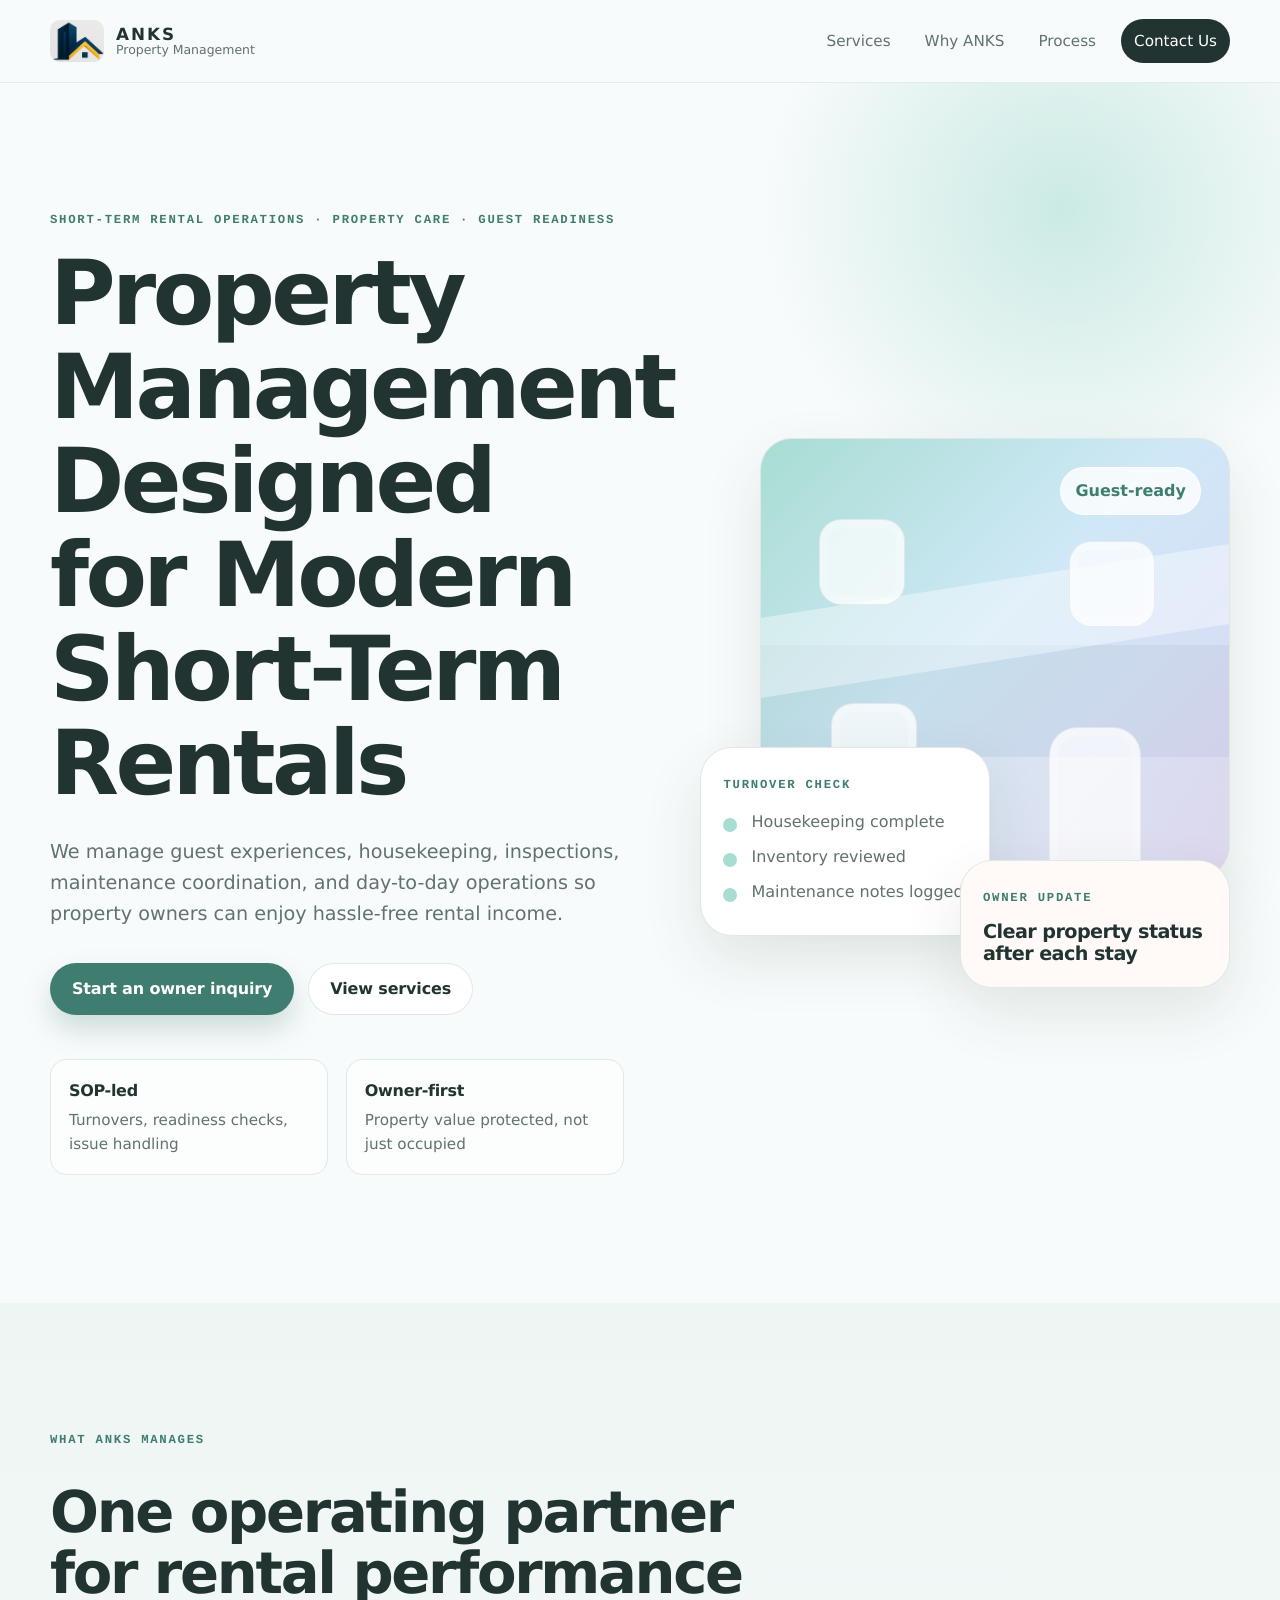
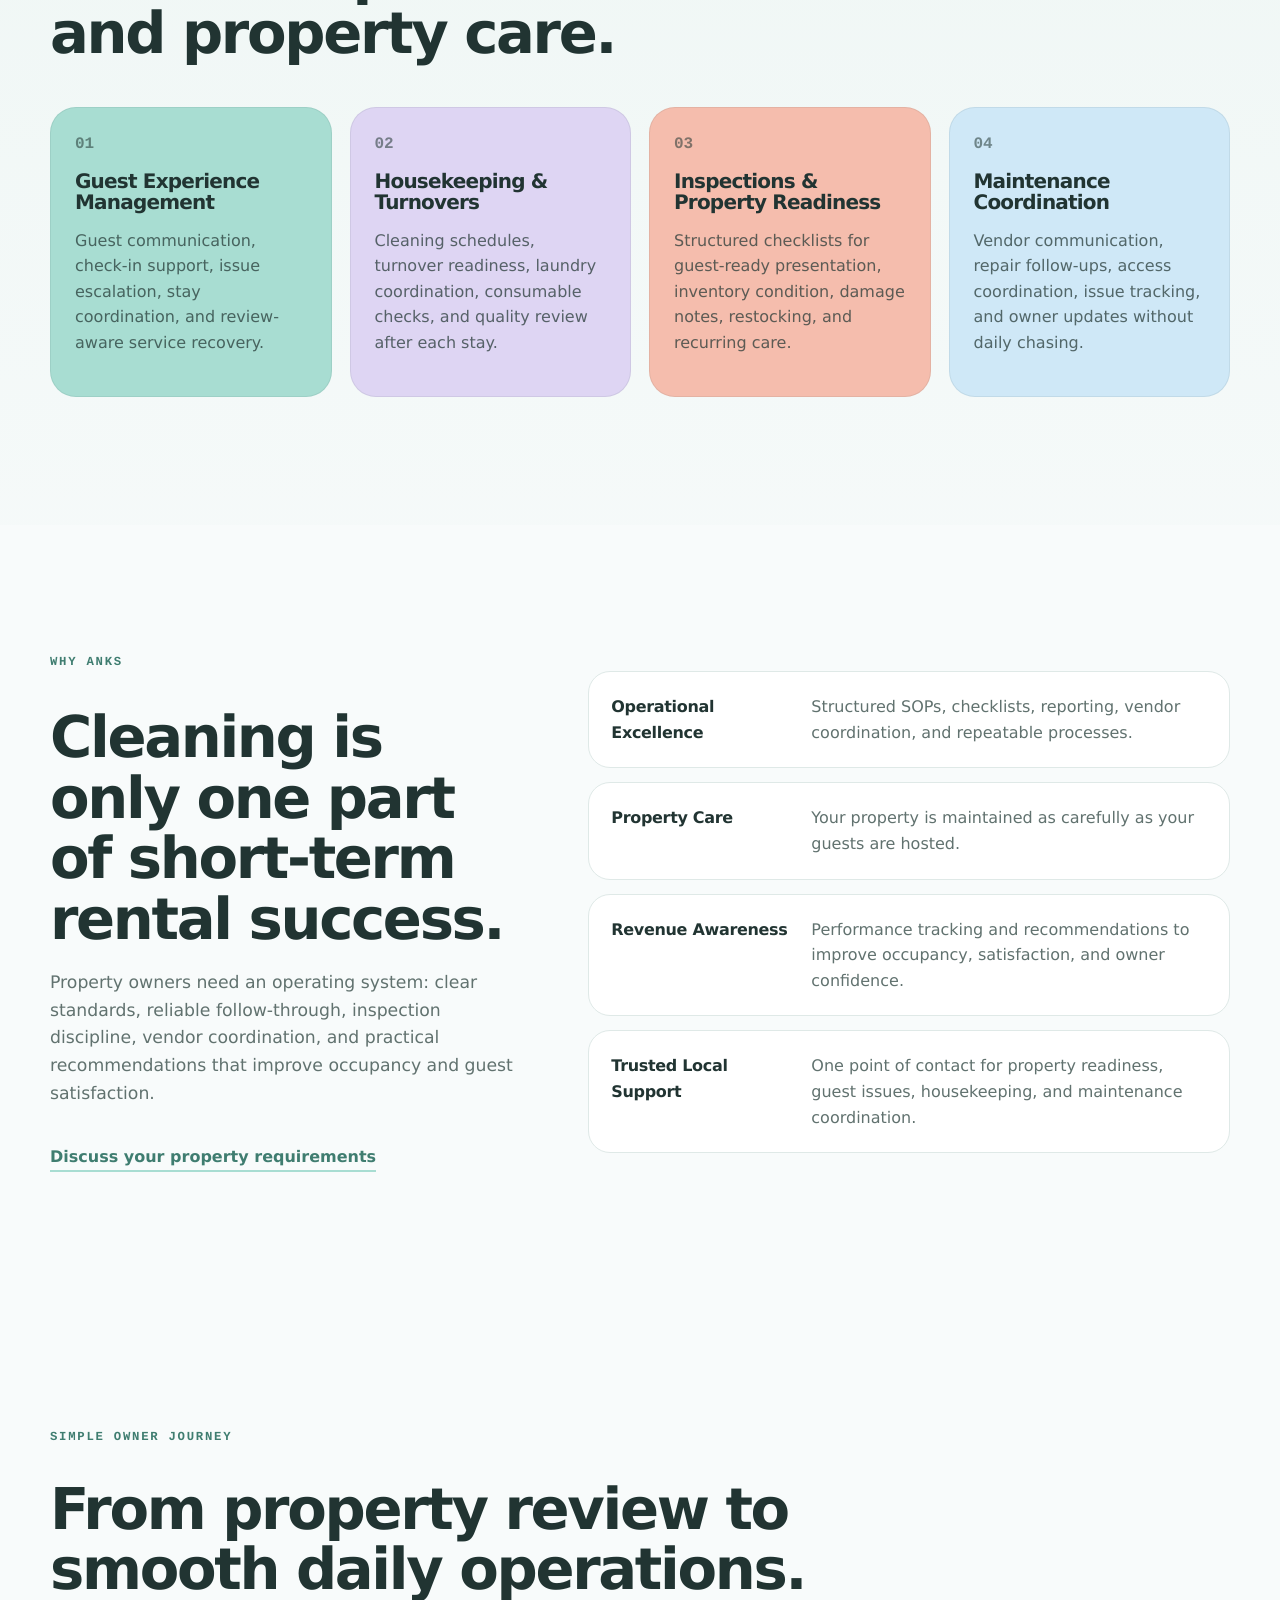
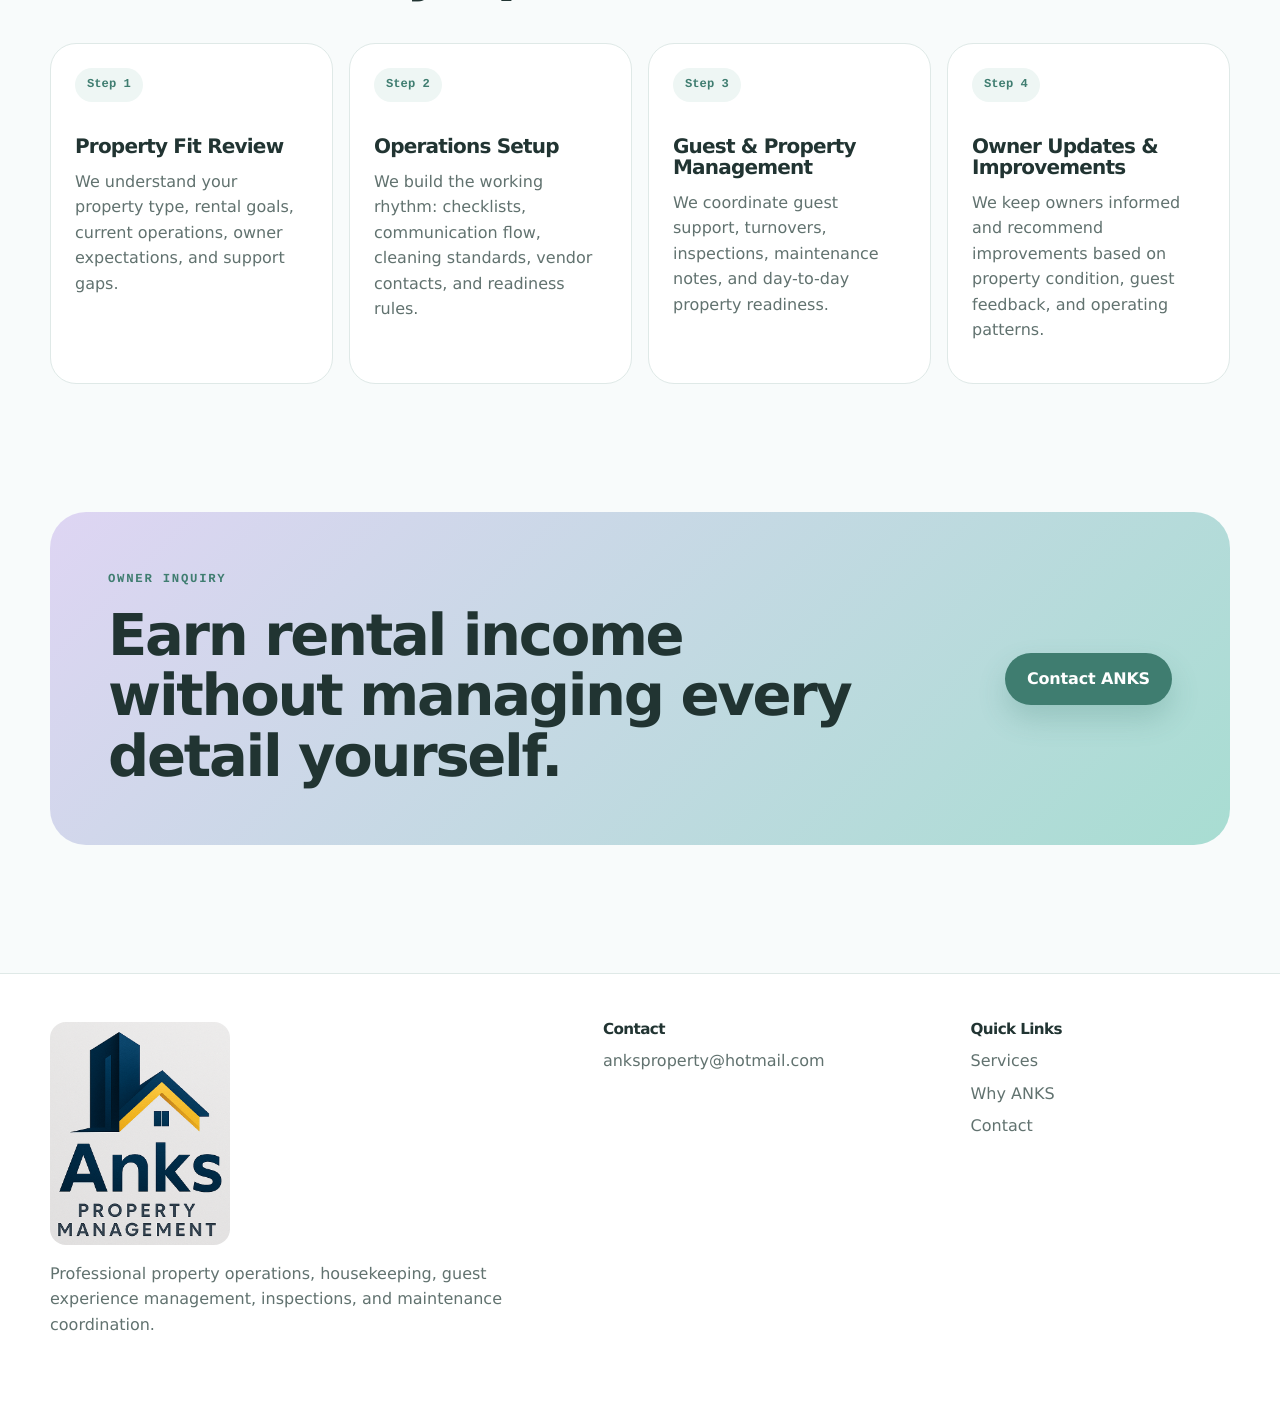
<file: index.html>
<!doctype html>
<html lang="en">
<head>
  <meta charset="utf-8" />
  <meta name="viewport" content="width=device-width, initial-scale=1" />
  <title>ANKS Property Management | Short-Term Rental Operations & Property Care</title>
  <meta name="description" content="ANKS Property Management helps property owners maximize rental income while protecting property value through guest management, housekeeping, inspections, maintenance coordination, and short-term rental operations." />
  <meta name="theme-color" content="#A8DDD2" />
  <meta property="og:title" content="ANKS Property Management" />
  <meta property="og:description" content="Professional property operations, housekeeping, guest experience management, inspections, and maintenance coordination for modern short-term rentals." />
  <meta property="og:type" content="website" />
  <link rel="stylesheet" href="assets/styles.css" />
</head>
<body>
  <a class="skip-link" href="#main">Skip to main content</a>

  <header class="site-header" data-header>
    <div class="container nav-wrap">
      <a class="brand" href="index.html" aria-label="ANKS Property Management home">
        <img class="brand-logo" src="assets/anks-logo-header.png" alt="">
<span class="brand-text">
  <strong>ANKS</strong>
  <small>Property Management</small>
</span>
      </a>

      <button class="nav-toggle" type="button" aria-expanded="false" aria-controls="site-nav" data-nav-toggle>
        <span class="sr-only">Open menu</span>
        <span></span><span></span><span></span>
      </button>

      <nav class="site-nav" id="site-nav" data-nav>
        <a href="#services">Services</a>
        <a href="#difference">Why ANKS</a>
        <a href="#process">Process</a>
        <a class="nav-cta" href="contact.html">Contact Us</a>
      </nav>
    </div>
  </header>

  <main id="main">
    <section class="hero section-pad">
      <div class="container hero-grid">
        <div class="hero-copy">
          <p class="eyebrow">Short-term rental operations · Property care · Guest readiness</p>
          <h1>Property Management Designed for Modern Short-Term Rentals</h1>
          <p class="hero-subtitle">We manage guest experiences, housekeeping, inspections, maintenance coordination, and day-to-day operations so property owners can enjoy hassle-free rental income.</p>
          <div class="hero-actions">
            <a class="button primary" href="contact.html">Start an owner inquiry</a>
            <a class="button secondary" href="#services">View services</a>
          </div>
          <dl class="hero-stats" aria-label="ANKS operating strengths">
            <div>
              <dt>SOP-led</dt>
              <dd>Turnovers, readiness checks, issue handling</dd>
            </div>
            <div>
              <dt>Owner-first</dt>
              <dd>Property value protected, not just occupied</dd>
            </div>
          </dl>
        </div>

        <div class="hero-visual" aria-label="Property care operations visual">
          <div class="visual-card large-card">
            <div class="mini-window top-left"></div>
            <div class="mini-window top-right"></div>
            <div class="mini-window bottom-left"></div>
            <div class="mini-door"></div>
            <div class="status-pill">Guest-ready</div>
          </div>
          <div class="visual-card floating checklist-card">
            <span class="mono-label">TURNOVER CHECK</span>
            <ul>
              <li>Housekeeping complete</li>
              <li>Inventory reviewed</li>
              <li>Maintenance notes logged</li>
            </ul>
          </div>
          <div class="visual-card floating report-card">
            <span class="mono-label">OWNER UPDATE</span>
            <strong>Clear property status after each stay</strong>
          </div>
        </div>
      </div>
    </section>

    <section class="section-pad soft-block" id="services">
      <div class="container">
        <div class="section-intro narrow">
          <p class="eyebrow">What ANKS manages</p>
          <h2>One operating partner for rental performance and property care.</h2>
        </div>

        <div class="card-grid four">
          <article class="service-card mint">
            <span class="card-number">01</span>
            <h3>Guest Experience Management</h3>
            <p>Guest communication, check-in support, issue escalation, stay coordination, and review-aware service recovery.</p>
          </article>
          <article class="service-card lavender">
            <span class="card-number">02</span>
            <h3>Housekeeping & Turnovers</h3>
            <p>Cleaning schedules, turnover readiness, laundry coordination, consumable checks, and quality review after each stay.</p>
          </article>
          <article class="service-card peach">
            <span class="card-number">03</span>
            <h3>Inspections & Property Readiness</h3>
            <p>Structured checklists for guest-ready presentation, inventory condition, damage notes, restocking, and recurring care.</p>
          </article>
          <article class="service-card sky">
            <span class="card-number">04</span>
            <h3>Maintenance Coordination</h3>
            <p>Vendor communication, repair follow-ups, access coordination, issue tracking, and owner updates without daily chasing.</p>
          </article>
        </div>
      </div>
    </section>

    <section class="section-pad z-section" id="difference">
      <div class="container split-grid">
        <div class="text-panel">
          <p class="eyebrow">Why ANKS</p>
          <h2>Cleaning is only one part of short-term rental success.</h2>
          <p>Property owners need an operating system: clear standards, reliable follow-through, inspection discipline, vendor coordination, and practical recommendations that improve occupancy and guest satisfaction.</p>
          <a class="text-link" href="contact.html">Discuss your property requirements</a>
        </div>
        <div class="proof-list">
          <div class="proof-item">
            <span>Operational Excellence</span>
            <p>Structured SOPs, checklists, reporting, vendor coordination, and repeatable processes.</p>
          </div>
          <div class="proof-item">
            <span>Property Care</span>
            <p>Your property is maintained as carefully as your guests are hosted.</p>
          </div>
          <div class="proof-item">
            <span>Revenue Awareness</span>
            <p>Performance tracking and recommendations to improve occupancy, satisfaction, and owner confidence.</p>
          </div>
          <div class="proof-item">
            <span>Trusted Local Support</span>
            <p>One point of contact for property readiness, guest issues, housekeeping, and maintenance coordination.</p>
          </div>
        </div>
      </div>
    </section>

    <section class="section-pad" id="process">
      <div class="container">
        <div class="section-intro">
          <p class="eyebrow">Simple owner journey</p>
          <h2>From property review to smooth daily operations.</h2>
        </div>
        <div class="timeline-grid">
          <article>
            <span class="step">Step 1</span>
            <h3>Property Fit Review</h3>
            <p>We understand your property type, rental goals, current operations, owner expectations, and support gaps.</p>
          </article>
          <article>
            <span class="step">Step 2</span>
            <h3>Operations Setup</h3>
            <p>We build the working rhythm: checklists, communication flow, cleaning standards, vendor contacts, and readiness rules.</p>
          </article>
          <article>
            <span class="step">Step 3</span>
            <h3>Guest & Property Management</h3>
            <p>We coordinate guest support, turnovers, inspections, maintenance notes, and day-to-day property readiness.</p>
          </article>
          <article>
            <span class="step">Step 4</span>
            <h3>Owner Updates & Improvements</h3>
            <p>We keep owners informed and recommend improvements based on property condition, guest feedback, and operating patterns.</p>
          </article>
        </div>
      </div>
    </section>

    <section class="section-pad cta-section">
      <div class="container cta-box">
        <div>
          <p class="eyebrow">Owner inquiry</p>
          <h2>Earn rental income without managing every detail yourself.</h2>
        </div>
        <a class="button primary" href="contact.html">Contact ANKS</a>
      </div>
    </section>
  </main>

  <footer class="site-footer">
    <div class="container footer-grid">
      <div>
        <a class="brand footer-brand" href="index.html" aria-label="ANKS Property Management home">
  <img class="footer-logo" src="assets/anks-logo-full.png" alt="ANKS Property Management">
</a>
        <p>Professional property operations, housekeeping, guest experience management, inspections, and maintenance coordination.</p>
      </div>
      <div>
        <h3>Contact</h3>
        <p><a href="mailto:anksproperty@hotmail.com">anksproperty@hotmail.com</a></p>
        <p class="footer-note"></p>
      </div>
      <div>
        <h3>Quick Links</h3>
        <a href="#services">Services</a>
        <a href="#difference">Why ANKS</a>
        <a href="contact.html">Contact</a>
      </div>
    </div>
  </footer>

  <script src="assets/script.js"></script>
</body>
</html>
</file>
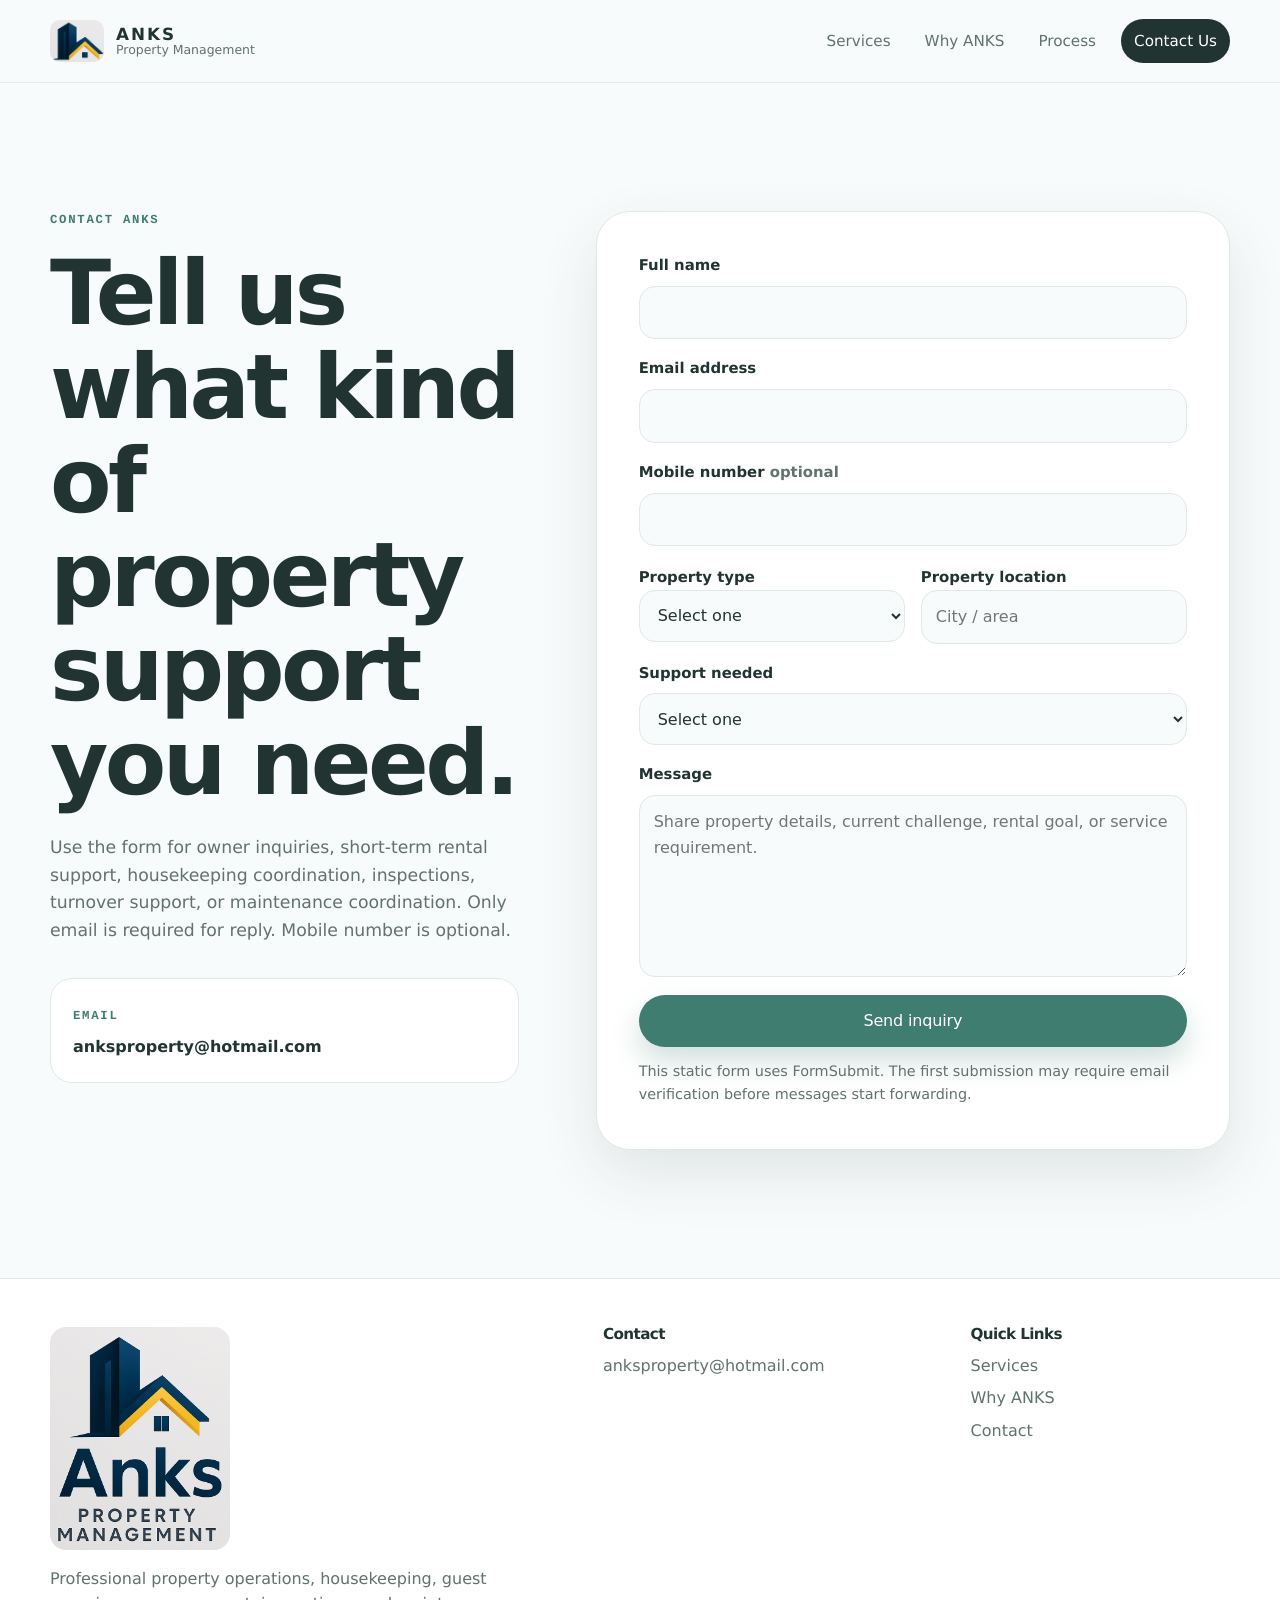
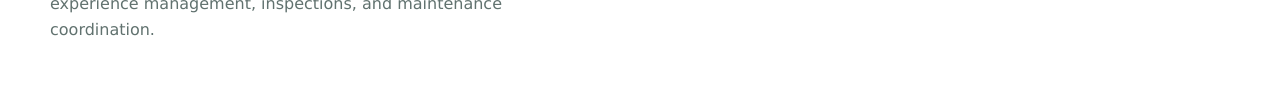
<file: contact.html>
<!doctype html>
<html lang="en">
<head>
  <meta charset="utf-8" />
  <meta name="viewport" content="width=device-width, initial-scale=1" />
  <title>Contact ANKS Property Management</title>
  <meta name="description" content="Contact ANKS Property Management for property operations, short-term rental support, housekeeping, inspections, and maintenance coordination." />
  <meta name="theme-color" content="#A8DDD2" />
  <link rel="stylesheet" href="assets/styles.css" />
</head>
<body>
  <a class="skip-link" href="#main">Skip to main content</a>

  <header class="site-header" data-header>
    <div class="container nav-wrap">
      <a class="brand" href="index.html" aria-label="ANKS Property Management home">
        <img class="brand-logo" src="assets/anks-logo-header.png" alt="">
<span class="brand-text">
  <strong>ANKS</strong>
  <small>Property Management</small>
</span>
      </a>

      <button class="nav-toggle" type="button" aria-expanded="false" aria-controls="site-nav" data-nav-toggle>
        <span class="sr-only">Open menu</span>
        <span></span><span></span><span></span>
      </button>

      <nav class="site-nav" id="site-nav" data-nav>
        <a href="index.html#services">Services</a>
        <a href="index.html#difference">Why ANKS</a>
        <a href="index.html#process">Process</a>
        <a class="nav-cta" href="contact.html" aria-current="page">Contact Us</a>
      </nav>
    </div>
  </header>

  <main id="main">
    <section class="contact-hero section-pad">
      <div class="container contact-grid">
        <div class="contact-copy">
          <p class="eyebrow">Contact ANKS</p>
          <h1>Tell us what kind of property support you need.</h1>
          <p>Use the form for owner inquiries, short-term rental support, housekeeping coordination, inspections, turnover support, or maintenance coordination. Only email is required for reply. Mobile number is optional.</p>
          <div class="contact-email-box">
            <span class="mono-label">EMAIL</span>
            <a href="mailto:anksproperty@hotmail.com">anksproperty@hotmail.com</a>
          </div>
        </div>

        <form class="contact-form" action="https://formsubmit.co/anksproperty@hotmail.com" method="POST">
          <!-- Replace anksproperty@hotmail.com in the action above with the confirmed ANKS email before publishing. -->
          <input type="hidden" name="_subject" value="New ANKS Property Management Inquiry" />
          <input type="hidden" name="_captcha" value="false" />
          <input type="text" name="_honey" class="honeypot" tabindex="-1" autocomplete="off" />

          <div class="form-row">
            <label for="name">Full name</label>
            <input id="name" name="name" type="text" autocomplete="name" required />
          </div>

          <div class="form-row">
            <label for="email">Email address</label>
            <input id="email" name="email" type="email" autocomplete="email" required />
          </div>

          <div class="form-row">
            <label for="mobile">Mobile number <span>optional</span></label>
            <input id="mobile" name="mobile" type="tel" autocomplete="tel" />
          </div>

          <div class="form-row two-col">
            <div>
              <label for="property-type">Property type</label>
              <select id="property-type" name="property_type" required>
                <option value="">Select one</option>
                <option>Short-term rental</option>
                <option>Vacation rental</option>
                <option>Furnished rental</option>
                <option>Long-term rental</option>
                <option>Homeowner support</option>
                <option>Other</option>
              </select>
            </div>
            <div>
              <label for="location">Property location</label>
              <input id="location" name="property_location" type="text" placeholder="City / area" required />
            </div>
          </div>

          <div class="form-row">
            <label for="support">Support needed</label>
            <select id="support" name="support_needed" required>
              <option value="">Select one</option>
              <option>Full short-term rental operations</option>
              <option>Housekeeping and turnover support</option>
              <option>Property inspections</option>
              <option>Maintenance coordination</option>
              <option>Guest communication support</option>
              <option>Not sure yet</option>
            </select>
          </div>

          <div class="form-row">
            <label for="message">Message</label>
            <textarea id="message" name="message" rows="6" placeholder="Share property details, current challenge, rental goal, or service requirement." required></textarea>
          </div>

          <button class="button primary form-button" type="submit">Send inquiry</button>
          <p class="form-note">This static form uses FormSubmit. The first submission may require email verification before messages start forwarding.</p>
        </form>
      </div>
    </section>
  </main>

  <footer class="site-footer">
    <div class="container footer-grid">
      <div>
        <a class="brand footer-brand" href="index.html" aria-label="ANKS Property Management home">
  <img class="footer-logo" src="assets/anks-logo-full.png" alt="ANKS Property Management">
</a>
        <p>Professional property operations, housekeeping, guest experience management, inspections, and maintenance coordination.</p>
      </div>
      <div>
        <h3>Contact</h3>
        <p><a href="mailto:anksproperty@hotmail.com">anksproperty@hotmail.com</a></p>
      </div>
      <div>
        <h3>Quick Links</h3>
        <a href="index.html#services">Services</a>
        <a href="index.html#difference">Why ANKS</a>
        <a href="contact.html">Contact</a>
      </div>
    </div>
  </footer>

  <script src="assets/script.js"></script>
</body>
</html>
</file>
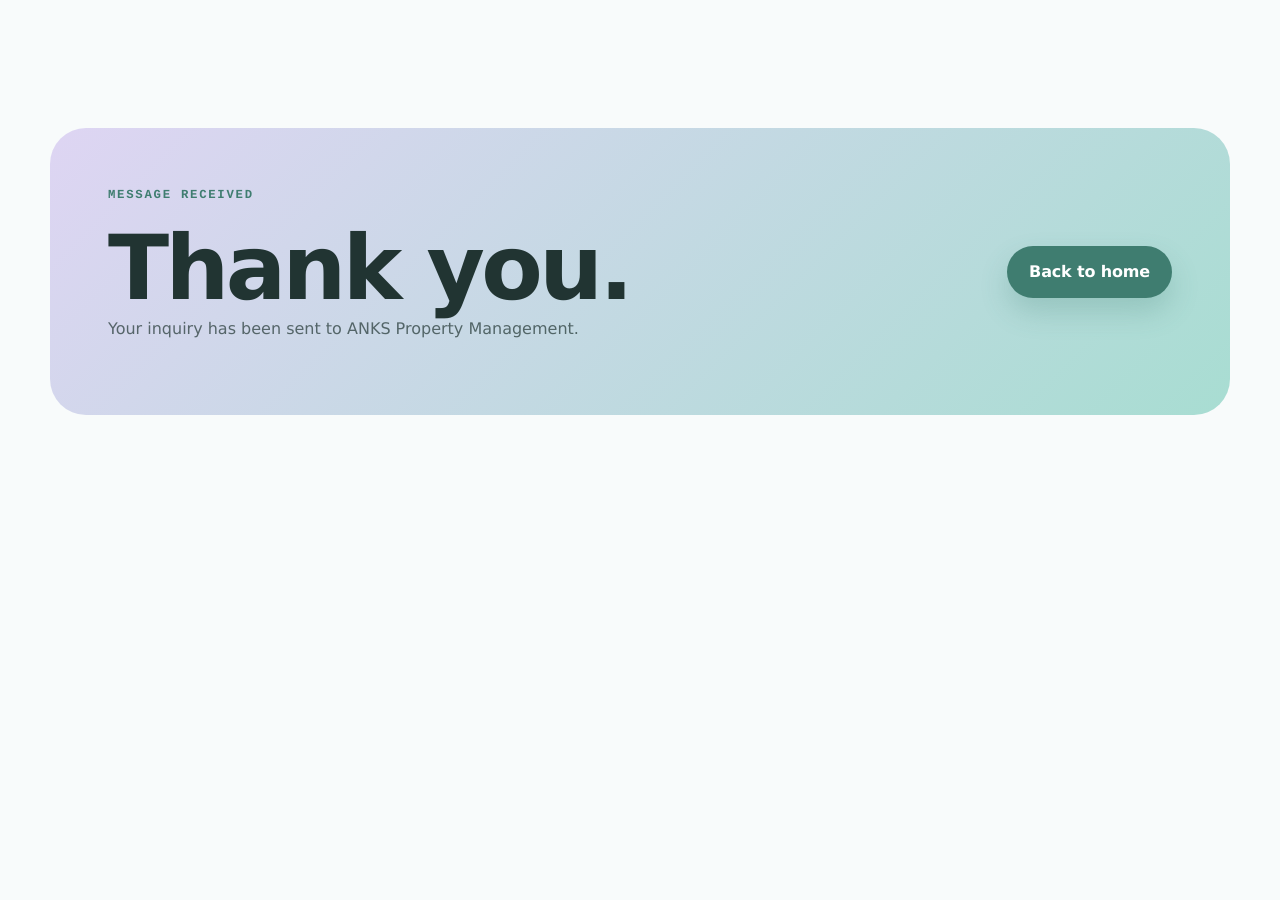
<file: thanks.html>
<!doctype html>
<html lang="en">
<head>
  <meta charset="utf-8" />
  <meta name="viewport" content="width=device-width, initial-scale=1" />
  <title>Thank You | ANKS Property Management</title>
  <link rel="stylesheet" href="assets/styles.css" />
</head>
<body>
  <main class="section-pad">
    <div class="container cta-box">
      <div>
        <p class="eyebrow">Message received</p>
        <h1>Thank you.</h1>
        <p>Your inquiry has been sent to ANKS Property Management.</p>
      </div>
      <a class="button primary" href="index.html">Back to home</a>
    </div>
  </main>
</body>
</html>
</file>
<file: assets/styles.css>
:root {
  --bg: #f8fbfb;
  --paper: #ffffff;
  --ink: #213432;
  --muted: #61726f;
  --line: #dfe9e7;
  --mint: #a8ddd2;
  --mint-strong: #3f7d70;
  --lavender: #ded5f3;
  --peach: #f5bdad;
  --sky: #cfe8f7;
  --soft: #eef6f4;
  --sage: #dcece6;
  --shadow: 0 24px 60px rgba(39, 62, 58, 0.11);
  --radius: 26px;
  --radius-sm: 16px;
  --max: 1180px;
  --font: Inter, ui-sans-serif, system-ui, -apple-system, BlinkMacSystemFont, "Segoe UI", sans-serif;
  --mono: "SFMono-Regular", Consolas, "Liberation Mono", monospace;
}

* { box-sizing: border-box; }

html {
  scroll-behavior: smooth;
}

body {
  margin: 0;
  font-family: var(--font);
  background: var(--bg);
  color: var(--ink);
  line-height: 1.6;
  text-rendering: geometricPrecision;
}

img, svg { max-width: 100%; display: block; }

a { color: inherit; text-decoration: none; }

p { margin: 0 0 1rem; }

h1, h2, h3 { margin: 0; line-height: 1.05; letter-spacing: -0.04em; }

h1 { font-size: clamp(3rem, 7vw, 6.25rem); max-width: 11ch; }
h2 { font-size: clamp(2.25rem, 4.5vw, 4.6rem); }
h3 { font-size: 1.25rem; }

.container {
  width: min(calc(100% - 40px), var(--max));
  margin-inline: auto;
}

.section-pad {
  padding: clamp(70px, 10vw, 130px) 0;
}

.skip-link {
  position: fixed;
  top: 12px;
  left: 12px;
  background: var(--ink);
  color: #fff;
  padding: 10px 14px;
  border-radius: 999px;
  z-index: 1000;
  transform: translateY(-140%);
}

.skip-link:focus { transform: translateY(0); }

.site-header {
  position: sticky;
  top: 0;
  z-index: 900;
  background: rgba(248, 251, 251, 0.82);
  border-bottom: 1px solid rgba(223, 233, 231, 0.8);
  backdrop-filter: blur(18px);
}

.nav-wrap {
  display: flex;
  align-items: center;
  justify-content: space-between;
  min-height: 82px;
  gap: 24px;
}

.brand {
  display: inline-flex;
  align-items: center;
  gap: 12px;
  min-width: fit-content;
}

.brand-logo {
  width: 54px;
  height: 42px;
  object-fit: cover;
  border-radius: 10px;
  background: #ffffff;
  box-shadow: inset 0 0 0 1px rgba(33, 52, 50, 0.08);
}

.brand-text {
  display: grid;
  line-height: 1.05;
}

.brand-text strong { font-size: 1.05rem; letter-spacing: 0.12em; }
.brand-text small { color: var(--muted); font-size: 0.78rem; }

.site-nav {
  display: flex;
  align-items: center;
  gap: 8px;
  color: var(--muted);
  font-size: 0.95rem;
}

.site-nav a {
  padding: 10px 13px;
  border-radius: 999px;
}

.site-nav a:hover,
.site-nav a:focus-visible {
  background: var(--soft);
  color: var(--ink);
}

.nav-cta {
  background: var(--ink) !important;
  color: white !important;
  margin-left: 4px;
}

.nav-toggle {
  display: none;
  border: 0;
  background: var(--paper);
  width: 46px;
  height: 46px;
  border-radius: 14px;
  box-shadow: inset 0 0 0 1px var(--line);
}

.nav-toggle span:not(.sr-only) {
  display: block;
  width: 20px;
  height: 2px;
  background: var(--ink);
  margin: 4px auto;
}

.sr-only {
  position: absolute;
  width: 1px;
  height: 1px;
  padding: 0;
  margin: -1px;
  overflow: hidden;
  clip: rect(0, 0, 0, 0);
  white-space: nowrap;
  border: 0;
}

.hero {
  position: relative;
  overflow: hidden;
}

.hero::before {
  content: "";
  position: absolute;
  inset: -18% -10% auto auto;
  width: 54vw;
  height: 54vw;
  background: radial-gradient(circle, rgba(168, 221, 210, 0.56), transparent 62%);
  pointer-events: none;
}

.hero-grid {
  display: grid;
  grid-template-columns: minmax(0, 1.04fr) minmax(360px, 0.96fr);
  gap: clamp(36px, 6vw, 80px);
  align-items: center;
  position: relative;
}

.eyebrow,
.mono-label {
  font-family: var(--mono);
  text-transform: uppercase;
  letter-spacing: 0.14em;
  font-size: 0.77rem;
  color: var(--mint-strong);
  font-weight: 700;
}

.hero-subtitle {
  margin-top: 26px;
  max-width: 640px;
  font-size: clamp(1.08rem, 1.5vw, 1.35rem);
  color: var(--muted);
}

.hero-actions {
  display: flex;
  flex-wrap: wrap;
  gap: 14px;
  margin-top: 34px;
}

.button {
  display: inline-flex;
  align-items: center;
  justify-content: center;
  min-height: 52px;
  padding: 0 22px;
  border-radius: 999px;
  font-weight: 800;
  letter-spacing: -0.01em;
  transition: transform 180ms ease, box-shadow 180ms ease, background 180ms ease;
}

.button:hover {
  transform: translateY(-2px);
}

.primary {
  background: var(--mint-strong);
  color: white;
  box-shadow: 0 14px 28px rgba(63, 125, 112, 0.24);
}

.secondary {
  background: var(--paper);
  box-shadow: inset 0 0 0 1px var(--line);
  color: var(--ink);
}

.hero-stats {
  display: grid;
  grid-template-columns: repeat(2, minmax(0, 1fr));
  gap: 18px;
  margin: 44px 0 0;
  max-width: 620px;
}

.hero-stats div {
  background: rgba(255, 255, 255, 0.68);
  border: 1px solid var(--line);
  border-radius: var(--radius-sm);
  padding: 18px;
}

.hero-stats dt {
  font-weight: 900;
  letter-spacing: -0.02em;
}

.hero-stats dd {
  margin: 4px 0 0;
  color: var(--muted);
  font-size: 0.95rem;
}

.hero-visual {
  position: relative;
  min-height: 590px;
}

.visual-card {
  background: var(--paper);
  border: 1px solid rgba(223, 233, 231, 0.96);
  border-radius: 32px;
  box-shadow: var(--shadow);
}

.large-card {
  position: absolute;
  inset: 40px 0 auto 60px;
  height: 440px;
  background:
    linear-gradient(180deg, transparent 0 47%, rgba(33, 52, 50, 0.05) 47% 100%),
    linear-gradient(135deg, var(--mint), var(--sky) 46%, var(--lavender));
  overflow: hidden;
}

.large-card::before {
  content: "";
  position: absolute;
  left: 0;
  right: 0;
  top: 142px;
  height: 80px;
  background: rgba(255,255,255,0.38);
  transform: skewY(-9deg);
}

.large-card::after {
  content: "";
  position: absolute;
  bottom: 0;
  left: 0;
  width: 100%;
  height: 120px;
  background: linear-gradient(90deg, rgba(255,255,255,0.42), rgba(255,255,255,0.2));
}

.mini-window,
.mini-door {
  position: absolute;
  background: rgba(255, 255, 255, 0.72);
  border: 1px solid rgba(33, 52, 50, 0.07);
  box-shadow: inset 0 0 0 8px rgba(255,255,255,0.2);
}

.mini-window {
  width: 86px;
  height: 86px;
  border-radius: 22px;
}

.top-left { left: 58px; top: 80px; }
.top-right { right: 74px; top: 102px; }
.bottom-left { left: 70px; bottom: 88px; }
.mini-door { right: 88px; bottom: 0; width: 92px; height: 150px; border-radius: 28px 28px 0 0; }

.status-pill {
  position: absolute;
  right: 28px;
  top: 28px;
  background: rgba(255,255,255,0.8);
  border: 1px solid rgba(255,255,255,0.8);
  border-radius: 999px;
  padding: 10px 14px;
  font-weight: 900;
  color: var(--mint-strong);
}

.floating {
  position: absolute;
  padding: 22px;
}

.checklist-card {
  left: 0;
  bottom: 52px;
  width: min(290px, 70%);
}

.checklist-card ul {
  margin: 14px 0 0;
  padding: 0;
  list-style: none;
}

.checklist-card li {
  position: relative;
  padding-left: 28px;
  margin: 9px 0;
  color: var(--muted);
}

.checklist-card li::before {
  content: "";
  position: absolute;
  left: 0;
  top: 9px;
  width: 14px;
  height: 14px;
  border-radius: 50%;
  background: var(--mint);
}

.report-card {
  right: 0;
  bottom: 0;
  width: min(270px, 66%);
  background: #fffaf8;
}

.report-card strong {
  display: block;
  margin-top: 12px;
  font-size: 1.2rem;
  line-height: 1.15;
  letter-spacing: -0.03em;
}

.soft-block {
  background: linear-gradient(180deg, var(--soft), rgba(238, 246, 244, 0.28));
}

.section-intro {
  display: grid;
  gap: 16px;
  margin-bottom: 42px;
  max-width: 850px;
}

.section-intro.narrow {
  max-width: 780px;
}

.section-intro p:not(.eyebrow) {
  color: var(--muted);
  font-size: 1.08rem;
}

.card-grid {
  display: grid;
  gap: 18px;
}

.card-grid.four {
  grid-template-columns: repeat(4, minmax(0, 1fr));
}

.service-card {
  min-height: 290px;
  padding: 24px;
  border-radius: var(--radius);
  border: 1px solid rgba(33, 52, 50, 0.08);
  display: flex;
  flex-direction: column;
  justify-content: space-between;
  transition: transform 180ms ease, box-shadow 180ms ease;
}

.service-card:hover {
  transform: translateY(-5px);
  box-shadow: var(--shadow);
}

.service-card p {
  color: rgba(33, 52, 50, 0.72);
}

.card-number {
  font-family: var(--mono);
  font-weight: 800;
  color: rgba(33, 52, 50, 0.55);
}

.mint { background: var(--mint); }
.lavender { background: var(--lavender); }
.peach { background: var(--peach); }
.sky { background: var(--sky); }

.split-grid {
  display: grid;
  grid-template-columns: 0.85fr 1.15fr;
  gap: clamp(28px, 5vw, 72px);
  align-items: center;
}

.split-grid.reverse {
  grid-template-columns: 1.1fr 0.9fr;
}

.text-panel {
  display: grid;
  gap: 20px;
}

.text-panel p:not(.eyebrow) {
  color: var(--muted);
  font-size: 1.08rem;
}

.text-link {
  width: fit-content;
  font-weight: 900;
  color: var(--mint-strong);
  border-bottom: 2px solid var(--mint);
}

.proof-list {
  display: grid;
  gap: 14px;
}

.proof-item {
  display: grid;
  grid-template-columns: 0.46fr 1fr;
  gap: 18px;
  padding: 22px;
  background: var(--paper);
  border: 1px solid var(--line);
  border-radius: 22px;
}

.proof-item span {
  font-weight: 900;
  letter-spacing: -0.02em;
}

.proof-item p {
  color: var(--muted);
  margin: 0;
}

.timeline-grid {
  display: grid;
  grid-template-columns: repeat(4, minmax(0, 1fr));
  gap: 16px;
  counter-reset: steps;
}

.timeline-grid article {
  background: var(--paper);
  border: 1px solid var(--line);
  border-radius: var(--radius);
  padding: 24px;
  min-height: 250px;
}

.step {
  display: inline-flex;
  align-items: center;
  justify-content: center;
  height: 34px;
  padding: 0 12px;
  border-radius: 999px;
  background: var(--soft);
  color: var(--mint-strong);
  font-family: var(--mono);
  font-size: 0.76rem;
  font-weight: 800;
  margin-bottom: 34px;
}

.timeline-grid h3 { margin-bottom: 12px; }
.timeline-grid p { color: var(--muted); }

.network-card {
  background: var(--paper);
  border: 1px solid var(--line);
  box-shadow: var(--shadow);
  border-radius: 34px;
  padding: clamp(28px, 4vw, 48px);
}

.network-card h2 { margin: 12px 0 16px; }
.network-card p { color: var(--muted); }

.tag-cloud {
  display: flex;
  flex-wrap: wrap;
  gap: 10px;
  margin-top: 30px;
}

.tag-cloud span {
  display: inline-flex;
  padding: 10px 13px;
  border-radius: 999px;
  background: var(--soft);
  border: 1px solid var(--line);
  font-weight: 800;
  color: var(--ink);
}

.cta-section {
  padding-top: 0;
}

.cta-box {
  display: flex;
  align-items: center;
  justify-content: space-between;
  gap: 28px;
  background: linear-gradient(135deg, var(--lavender), var(--mint));
  border-radius: 36px;
  padding: clamp(32px, 5vw, 58px);
}

.cta-box h2 { max-width: 780px; }
.cta-box p:not(.eyebrow) { max-width: 620px; color: rgba(33, 52, 50, 0.7); }

.site-footer {
  border-top: 1px solid var(--line);
  padding: 48px 0;
  background: var(--paper);
}

.footer-grid {
  display: grid;
  grid-template-columns: 1.4fr 0.9fr 0.7fr;
  gap: 34px;
}

.footer-grid p { color: var(--muted); max-width: 470px; }
.footer-grid h3 { font-size: 0.95rem; margin-bottom: 10px; }
.footer-grid a:not(.brand) { display: block; color: var(--muted); margin: 7px 0; }
.footer-grid a:hover { color: var(--mint-strong); }
.footer-brand { margin-bottom: 16px; }
.footer-logo {
  width: 180px;
  height: auto;
  border-radius: 16px;
}
.footer-note { font-size: 0.86rem; }

.contact-hero {
  min-height: calc(100vh - 82px);
  display: grid;
  align-items: center;
}

.contact-grid {
  display: grid;
  grid-template-columns: 0.85fr 1.15fr;
  gap: clamp(34px, 6vw, 80px);
  align-items: start;
}

.contact-copy {
  position: sticky;
  top: 120px;
}

.contact-copy h1 {
  max-width: 10ch;
  margin-bottom: 24px;
}

.contact-copy p:not(.eyebrow) {
  color: var(--muted);
  font-size: 1.08rem;
}

.contact-email-box {
  margin-top: 32px;
  background: var(--paper);
  border: 1px solid var(--line);
  border-radius: 22px;
  padding: 22px;
}

.contact-email-box a {
  display: block;
  margin-top: 8px;
  font-weight: 900;
  word-break: break-word;
}

.contact-form {
  background: var(--paper);
  border: 1px solid var(--line);
  border-radius: 34px;
  padding: clamp(24px, 4vw, 42px);
  box-shadow: var(--shadow);
}

.form-row {
  display: grid;
  gap: 8px;
  margin-bottom: 18px;
}

.form-row.two-col {
  grid-template-columns: 1fr 1fr;
  gap: 16px;
}

label {
  font-weight: 900;
  font-size: 0.93rem;
}

label span {
  color: var(--muted);
  font-weight: 600;
}

input,
select,
textarea {
  width: 100%;
  min-height: 52px;
  border: 1px solid var(--line);
  border-radius: 16px;
  background: var(--bg);
  color: var(--ink);
  padding: 13px 14px;
  font: inherit;
  outline: none;
}

textarea { resize: vertical; }

input:focus,
select:focus,
textarea:focus {
  border-color: var(--mint-strong);
  box-shadow: 0 0 0 4px rgba(168, 221, 210, 0.38);
}

.form-button {
  width: 100%;
  border: 0;
  cursor: pointer;
  font: inherit;
}

.form-note {
  margin: 14px 0 0;
  color: var(--muted);
  font-size: 0.9rem;
}

.honeypot { display: none; }

@media (max-width: 980px) {
  h1 { max-width: 13ch; }
  .hero-grid,
  .split-grid,
  .split-grid.reverse,
  .contact-grid {
    grid-template-columns: 1fr;
  }
  .hero-visual { min-height: 520px; }
  .large-card { left: 40px; }
  .card-grid.four,
  .timeline-grid {
    grid-template-columns: repeat(2, minmax(0, 1fr));
  }
  .contact-copy { position: static; }
  .footer-grid { grid-template-columns: 1fr 1fr; }
}

@media (max-width: 760px) {
  .nav-toggle { display: block; }
  .site-nav {
    position: absolute;
    top: 82px;
    left: 20px;
    right: 20px;
    display: none;
    flex-direction: column;
    align-items: stretch;
    background: var(--paper);
    border: 1px solid var(--line);
    border-radius: 22px;
    padding: 12px;
    box-shadow: var(--shadow);
  }
  .site-nav.is-open { display: flex; }
  .site-nav a { padding: 13px 14px; }
  .nav-cta { margin-left: 0; text-align: center; }
  .hero-stats,
  .card-grid.four,
  .timeline-grid,
  .footer-grid,
  .form-row.two-col {
    grid-template-columns: 1fr;
  }
  .proof-item {
    grid-template-columns: 1fr;
    gap: 8px;
  }
  .cta-box {
    align-items: flex-start;
    flex-direction: column;
  }
  .hero-visual {
    min-height: 430px;
  }
  .large-card {
    left: 20px;
    height: 340px;
  }
  .checklist-card { bottom: 38px; }
  .report-card { bottom: -8px; }
}

@media (max-width: 520px) {
  .container { width: min(calc(100% - 28px), var(--max)); }
  .section-pad { padding: 64px 0; }
  .hero-actions .button { width: 100%; }
  .hero-visual { min-height: 410px; }
  .large-card { inset: 28px 0 auto 0; height: 320px; border-radius: 24px; }
  .floating { padding: 16px; border-radius: 22px; }
  .checklist-card { width: 78%; }
  .report-card { width: 76%; }
  .mini-window { width: 62px; height: 62px; border-radius: 16px; }
  .top-left { left: 34px; top: 72px; }
  .top-right { right: 42px; top: 84px; }
  .bottom-left { left: 42px; bottom: 70px; }
  .mini-door { right: 56px; width: 68px; height: 112px; }
}
</file>
